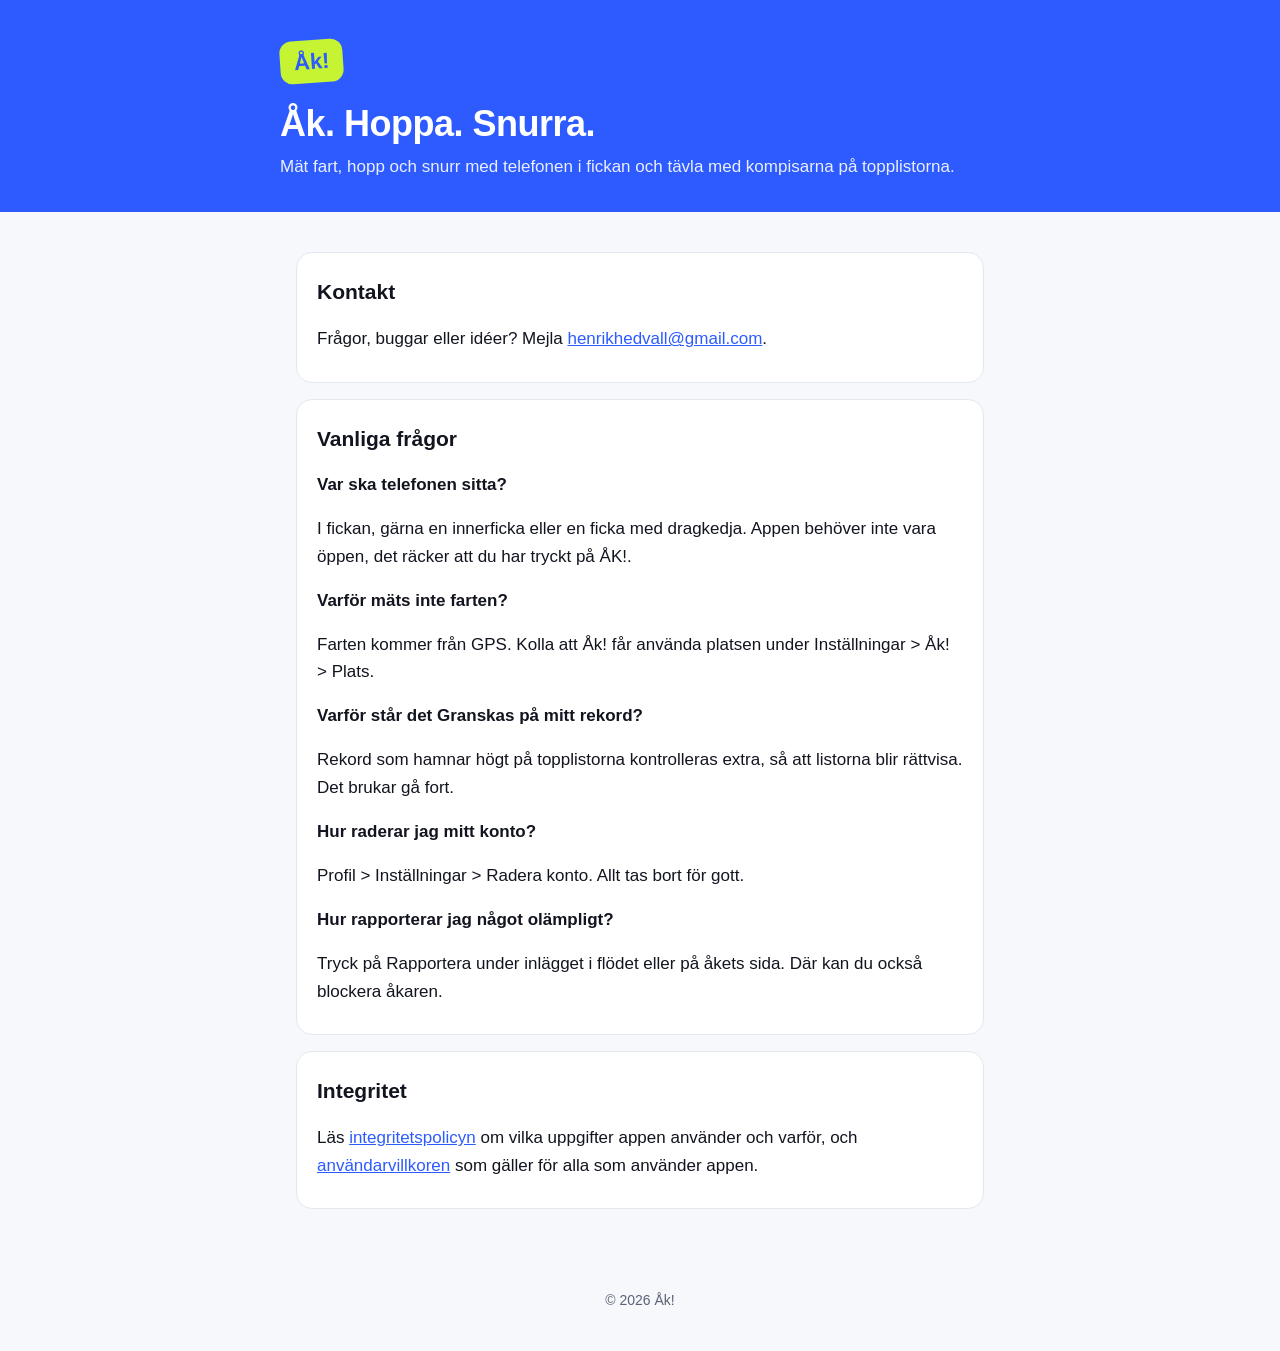
<file: index.html>
<!doctype html>
<html lang="sv">
<head>
<meta charset="utf-8">
<meta name="viewport" content="width=device-width, initial-scale=1">
<title>Åk! – support</title>
<meta name="description" content="Hjälp och kontakt för skidappen Åk!.">
<link rel="stylesheet" href="style.css">
</head>
<body>
<header>
  <div class="wrap">
    <span class="logo">Åk!</span>
    <h1>Åk. Hoppa. Snurra.</h1>
    <p>Mät fart, hopp och snurr med telefonen i fickan och tävla med kompisarna på topplistorna.</p>
  </div>
</header>
<main>

<section>
  <h2>Kontakt</h2>
  <p>Frågor, buggar eller idéer? Mejla <a href="mailto:henrikhedvall@gmail.com">henrikhedvall@gmail.com</a>.</p>
</section>

<section>
  <h2>Vanliga frågor</h2>
  <h3>Var ska telefonen sitta?</h3>
  <p>I fickan, gärna en innerficka eller en ficka med dragkedja. Appen behöver inte vara öppen, det räcker att du har tryckt på ÅK!.</p>
  <h3>Varför mäts inte farten?</h3>
  <p>Farten kommer från GPS. Kolla att Åk! får använda platsen under Inställningar &gt; Åk! &gt; Plats.</p>
  <h3>Varför står det Granskas på mitt rekord?</h3>
  <p>Rekord som hamnar högt på topplistorna kontrolleras extra, så att listorna blir rättvisa. Det brukar gå fort.</p>
  <h3>Hur raderar jag mitt konto?</h3>
  <p>Profil &gt; Inställningar &gt; Radera konto. Allt tas bort för gott.</p>
  <h3>Hur rapporterar jag något olämpligt?</h3>
  <p>Tryck på Rapportera under inlägget i flödet eller på åkets sida. Där kan du också blockera åkaren.</p>
</section>

<section>
  <h2>Integritet</h2>
  <p>Läs <a href="integritet/">integritetspolicyn</a> om vilka uppgifter appen använder och varför, och <a href="villkor/">användarvillkoren</a> som gäller för alla som använder appen.</p>
</section>

</main>
<footer>© 2026 Åk!</footer>
</body>
</html>
</file>
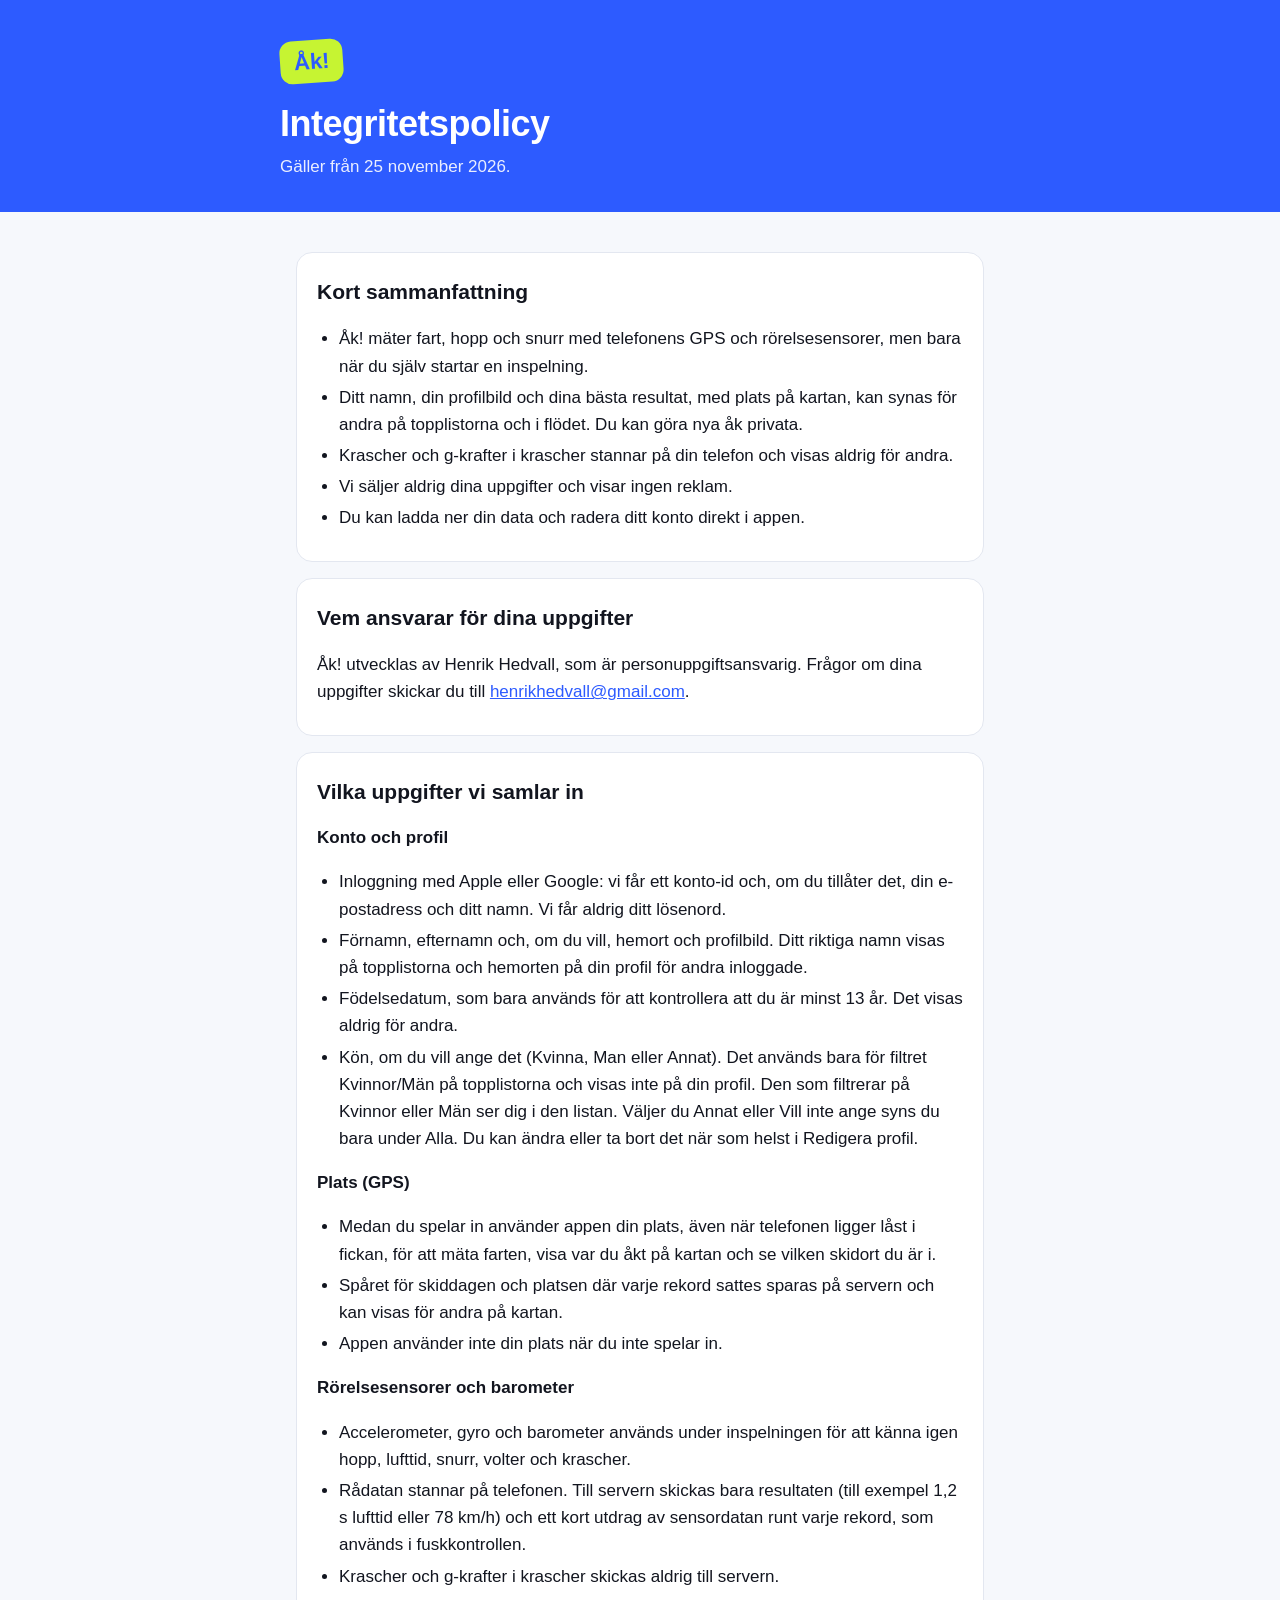
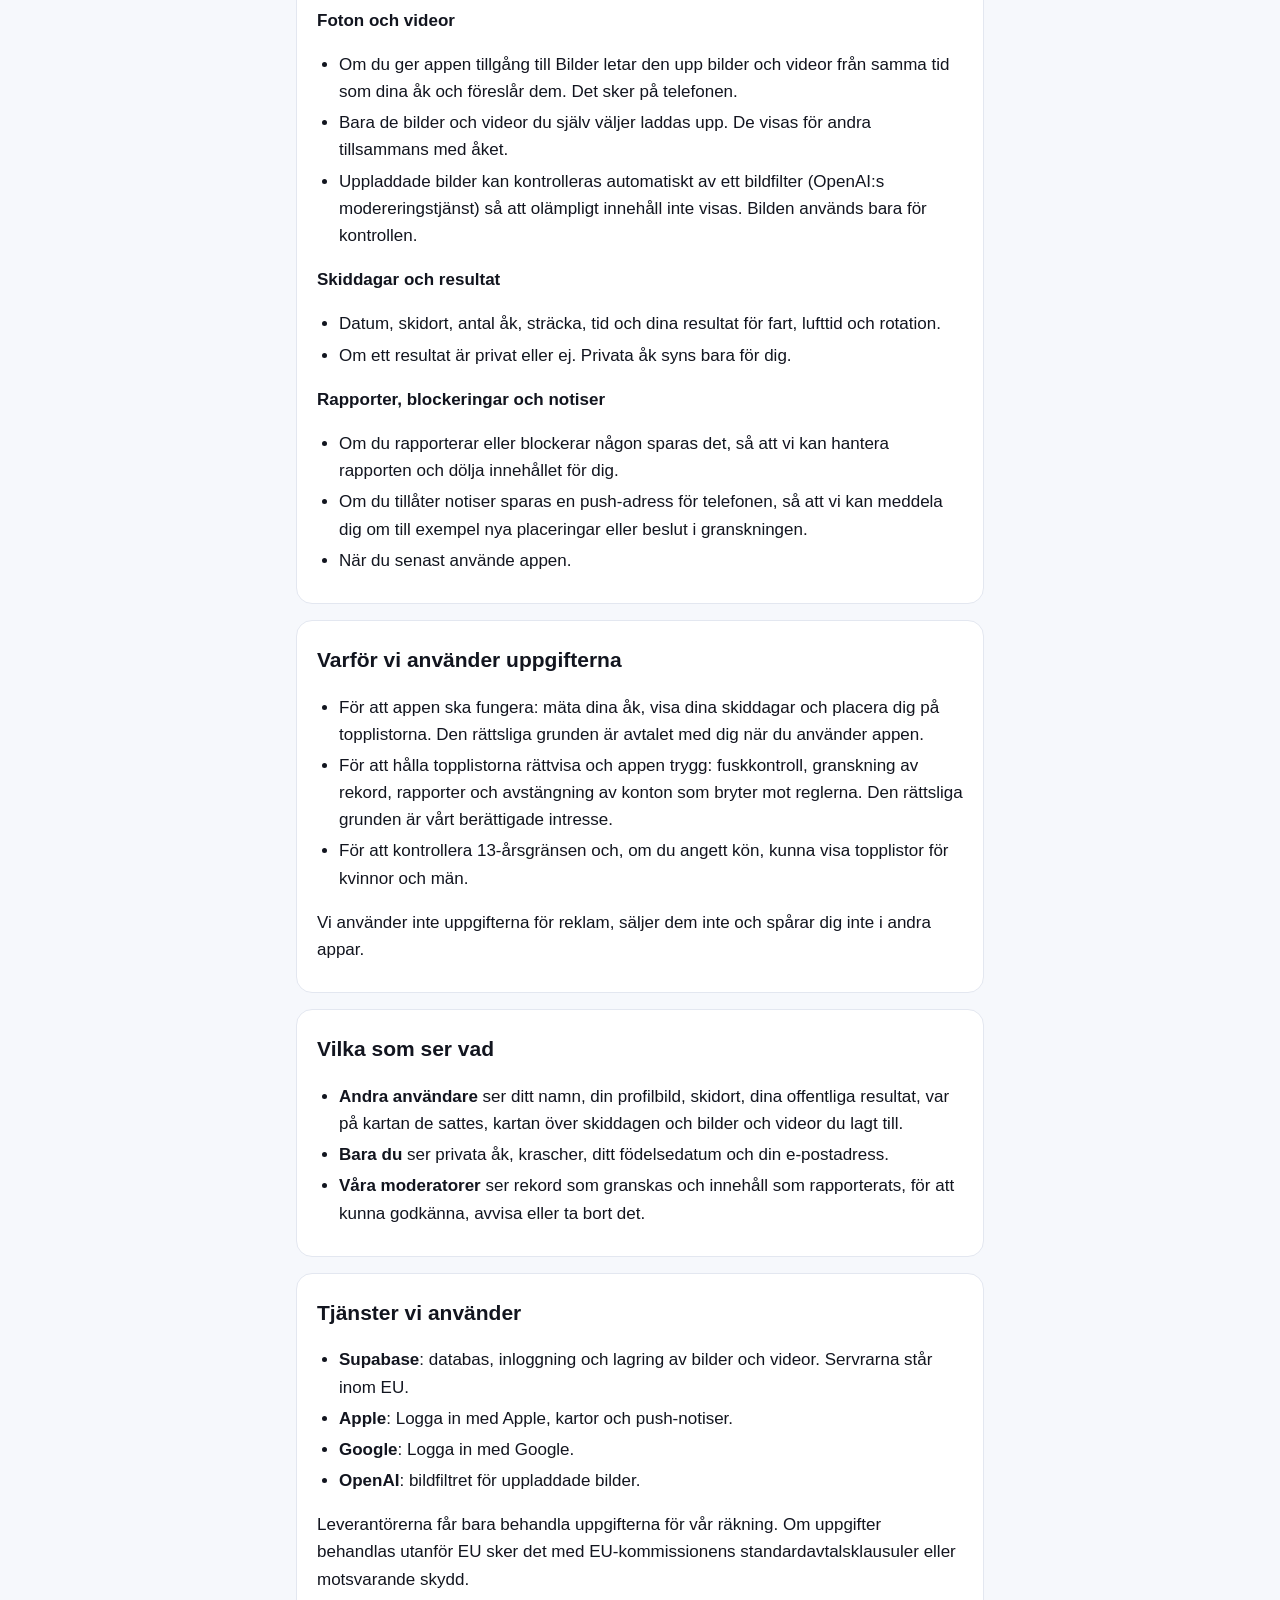
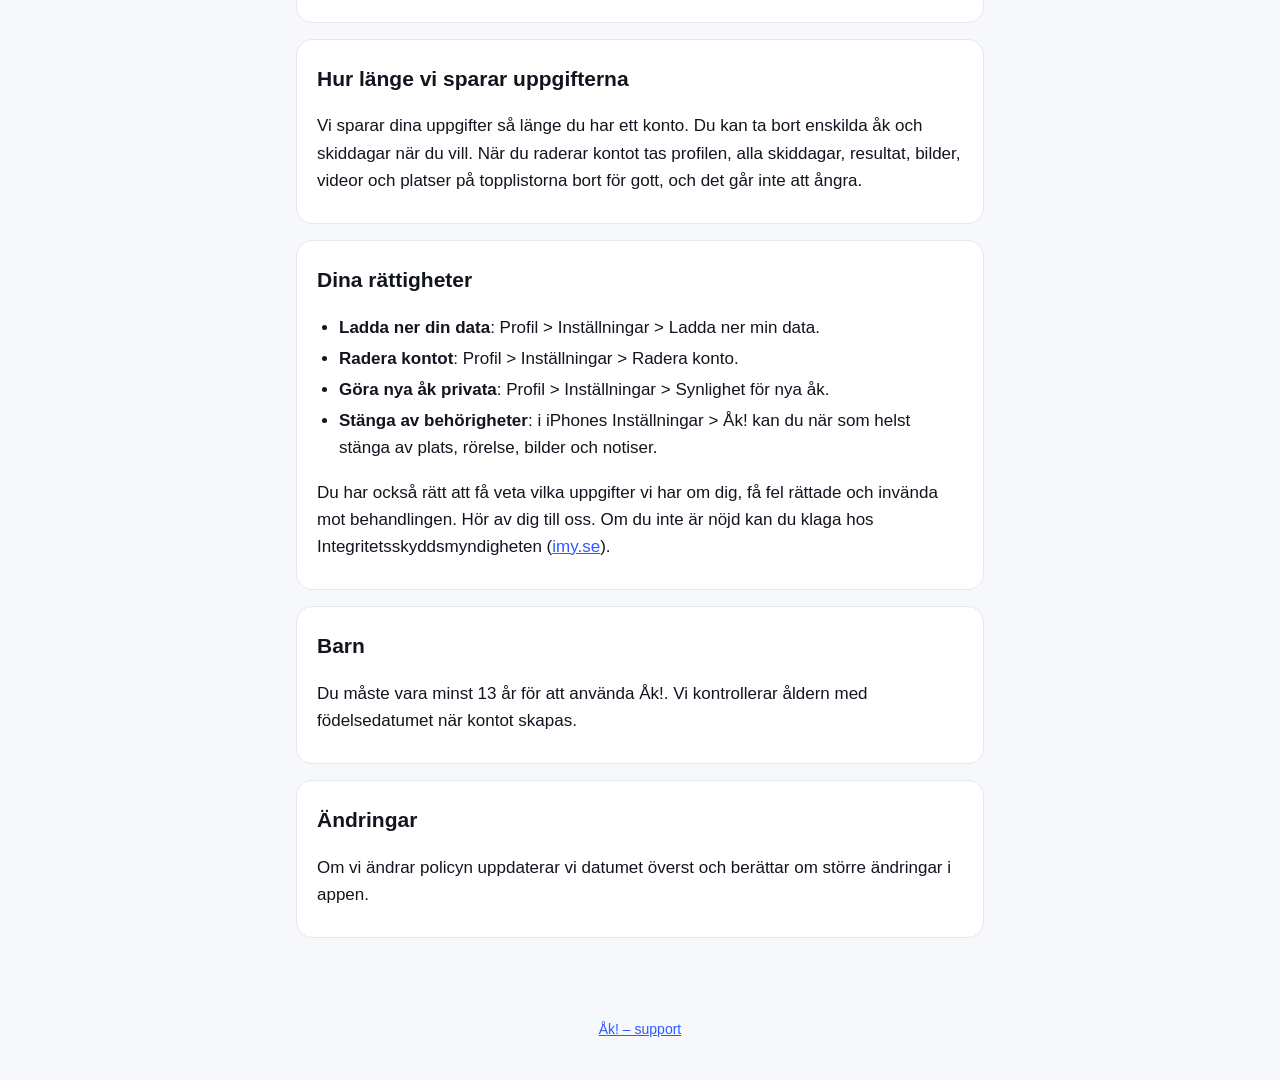
<file: integritet/index.html>
<!doctype html>
<html lang="sv">
<head>
<meta charset="utf-8">
<meta name="viewport" content="width=device-width, initial-scale=1">
<title>Integritetspolicy – Åk!</title>
<meta name="description" content="Hur appen Åk! samlar in, använder och skyddar dina uppgifter.">
<link rel="stylesheet" href="../style.css">
</head>
<body>
<header>
  <div class="wrap">
    <span class="logo">Åk!</span>
    <h1>Integritetspolicy</h1>
    <p>Gäller från 25 november 2026.</p>
  </div>
</header>
<main>

<section>
  <h2>Kort sammanfattning</h2>
  <ul>
    <li>Åk! mäter fart, hopp och snurr med telefonens GPS och rörelsesensorer, men bara när du själv startar en inspelning.</li>
    <li>Ditt namn, din profilbild och dina bästa resultat, med plats på kartan, kan synas för andra på topplistorna och i flödet. Du kan göra nya åk privata.</li>
    <li>Krascher och g-krafter i krascher stannar på din telefon och visas aldrig för andra.</li>
    <li>Vi säljer aldrig dina uppgifter och visar ingen reklam.</li>
    <li>Du kan ladda ner din data och radera ditt konto direkt i appen.</li>
  </ul>
</section>

<section>
  <h2>Vem ansvarar för dina uppgifter</h2>
  <p>Åk! utvecklas av Henrik Hedvall, som är personuppgiftsansvarig. Frågor om dina uppgifter skickar du till <a href="mailto:henrikhedvall@gmail.com">henrikhedvall@gmail.com</a>.</p>
</section>

<section>
  <h2>Vilka uppgifter vi samlar in</h2>

  <h3>Konto och profil</h3>
  <ul>
    <li>Inloggning med Apple eller Google: vi får ett konto-id och, om du tillåter det, din e-postadress och ditt namn. Vi får aldrig ditt lösenord.</li>
    <li>Förnamn, efternamn och, om du vill, hemort och profilbild. Ditt riktiga namn visas på topplistorna och hemorten på din profil för andra inloggade.</li>
    <li>Födelsedatum, som bara används för att kontrollera att du är minst 13 år. Det visas aldrig för andra.</li>
    <li>Kön, om du vill ange det (Kvinna, Man eller Annat). Det används bara för filtret Kvinnor/Män på topplistorna och visas inte på din profil. Den som filtrerar på Kvinnor eller Män ser dig i den listan. Väljer du Annat eller Vill inte ange syns du bara under Alla. Du kan ändra eller ta bort det när som helst i Redigera profil.</li>
  </ul>

  <h3>Plats (GPS)</h3>
  <ul>
    <li>Medan du spelar in använder appen din plats, även när telefonen ligger låst i fickan, för att mäta farten, visa var du åkt på kartan och se vilken skidort du är i.</li>
    <li>Spåret för skiddagen och platsen där varje rekord sattes sparas på servern och kan visas för andra på kartan.</li>
    <li>Appen använder inte din plats när du inte spelar in.</li>
  </ul>

  <h3>Rörelsesensorer och barometer</h3>
  <ul>
    <li>Accelerometer, gyro och barometer används under inspelningen för att känna igen hopp, lufttid, snurr, volter och krascher.</li>
    <li>Rådatan stannar på telefonen. Till servern skickas bara resultaten (till exempel 1,2 s lufttid eller 78 km/h) och ett kort utdrag av sensordatan runt varje rekord, som används i fuskkontrollen.</li>
    <li>Krascher och g-krafter i krascher skickas aldrig till servern.</li>
  </ul>

  <h3>Foton och videor</h3>
  <ul>
    <li>Om du ger appen tillgång till Bilder letar den upp bilder och videor från samma tid som dina åk och föreslår dem. Det sker på telefonen.</li>
    <li>Bara de bilder och videor du själv väljer laddas upp. De visas för andra tillsammans med åket.</li>
    <li>Uppladdade bilder kan kontrolleras automatiskt av ett bildfilter (OpenAI:s modereringstjänst) så att olämpligt innehåll inte visas. Bilden används bara för kontrollen.</li>
  </ul>

  <h3>Skiddagar och resultat</h3>
  <ul>
    <li>Datum, skidort, antal åk, sträcka, tid och dina resultat för fart, lufttid och rotation.</li>
    <li>Om ett resultat är privat eller ej. Privata åk syns bara för dig.</li>
  </ul>

  <h3>Rapporter, blockeringar och notiser</h3>
  <ul>
    <li>Om du rapporterar eller blockerar någon sparas det, så att vi kan hantera rapporten och dölja innehållet för dig.</li>
    <li>Om du tillåter notiser sparas en push-adress för telefonen, så att vi kan meddela dig om till exempel nya placeringar eller beslut i granskningen.</li>
    <li>När du senast använde appen.</li>
  </ul>
</section>

<section>
  <h2>Varför vi använder uppgifterna</h2>
  <ul>
    <li>För att appen ska fungera: mäta dina åk, visa dina skiddagar och placera dig på topplistorna. Den rättsliga grunden är avtalet med dig när du använder appen.</li>
    <li>För att hålla topplistorna rättvisa och appen trygg: fuskkontroll, granskning av rekord, rapporter och avstängning av konton som bryter mot reglerna. Den rättsliga grunden är vårt berättigade intresse.</li>
    <li>För att kontrollera 13-årsgränsen och, om du angett kön, kunna visa topplistor för kvinnor och män.</li>
  </ul>
  <p>Vi använder inte uppgifterna för reklam, säljer dem inte och spårar dig inte i andra appar.</p>
</section>

<section>
  <h2>Vilka som ser vad</h2>
  <ul>
    <li><strong>Andra användare</strong> ser ditt namn, din profilbild, skidort, dina offentliga resultat, var på kartan de sattes, kartan över skiddagen och bilder och videor du lagt till.</li>
    <li><strong>Bara du</strong> ser privata åk, krascher, ditt födelsedatum och din e-postadress.</li>
    <li><strong>Våra moderatorer</strong> ser rekord som granskas och innehåll som rapporterats, för att kunna godkänna, avvisa eller ta bort det.</li>
  </ul>
</section>

<section>
  <h2>Tjänster vi använder</h2>
  <ul>
    <li><strong>Supabase</strong>: databas, inloggning och lagring av bilder och videor. Servrarna står inom EU.</li>
    <li><strong>Apple</strong>: Logga in med Apple, kartor och push-notiser.</li>
    <li><strong>Google</strong>: Logga in med Google.</li>
    <li><strong>OpenAI</strong>: bildfiltret för uppladdade bilder.</li>
  </ul>
  <p>Leverantörerna får bara behandla uppgifterna för vår räkning. Om uppgifter behandlas utanför EU sker det med EU-kommissionens standardavtalsklausuler eller motsvarande skydd.</p>
</section>

<section>
  <h2>Hur länge vi sparar uppgifterna</h2>
  <p>Vi sparar dina uppgifter så länge du har ett konto. Du kan ta bort enskilda åk och skiddagar när du vill. När du raderar kontot tas profilen, alla skiddagar, resultat, bilder, videor och platser på topplistorna bort för gott, och det går inte att ångra.</p>
</section>

<section>
  <h2>Dina rättigheter</h2>
  <ul>
    <li><strong>Ladda ner din data</strong>: Profil &gt; Inställningar &gt; Ladda ner min data.</li>
    <li><strong>Radera kontot</strong>: Profil &gt; Inställningar &gt; Radera konto.</li>
    <li><strong>Göra nya åk privata</strong>: Profil &gt; Inställningar &gt; Synlighet för nya åk.</li>
    <li><strong>Stänga av behörigheter</strong>: i iPhones Inställningar &gt; Åk! kan du när som helst stänga av plats, rörelse, bilder och notiser.</li>
  </ul>
  <p>Du har också rätt att få veta vilka uppgifter vi har om dig, få fel rättade och invända mot behandlingen. Hör av dig till oss. Om du inte är nöjd kan du klaga hos Integritetsskyddsmyndigheten (<a href="https://www.imy.se">imy.se</a>).</p>
</section>

<section>
  <h2>Barn</h2>
  <p>Du måste vara minst 13 år för att använda Åk!. Vi kontrollerar åldern med födelsedatumet när kontot skapas.</p>
</section>

<section>
  <h2>Ändringar</h2>
  <p>Om vi ändrar policyn uppdaterar vi datumet överst och berättar om större ändringar i appen.</p>
</section>

</main>
<footer><a href="../">Åk! – support</a></footer>
</body>
</html>
</file>
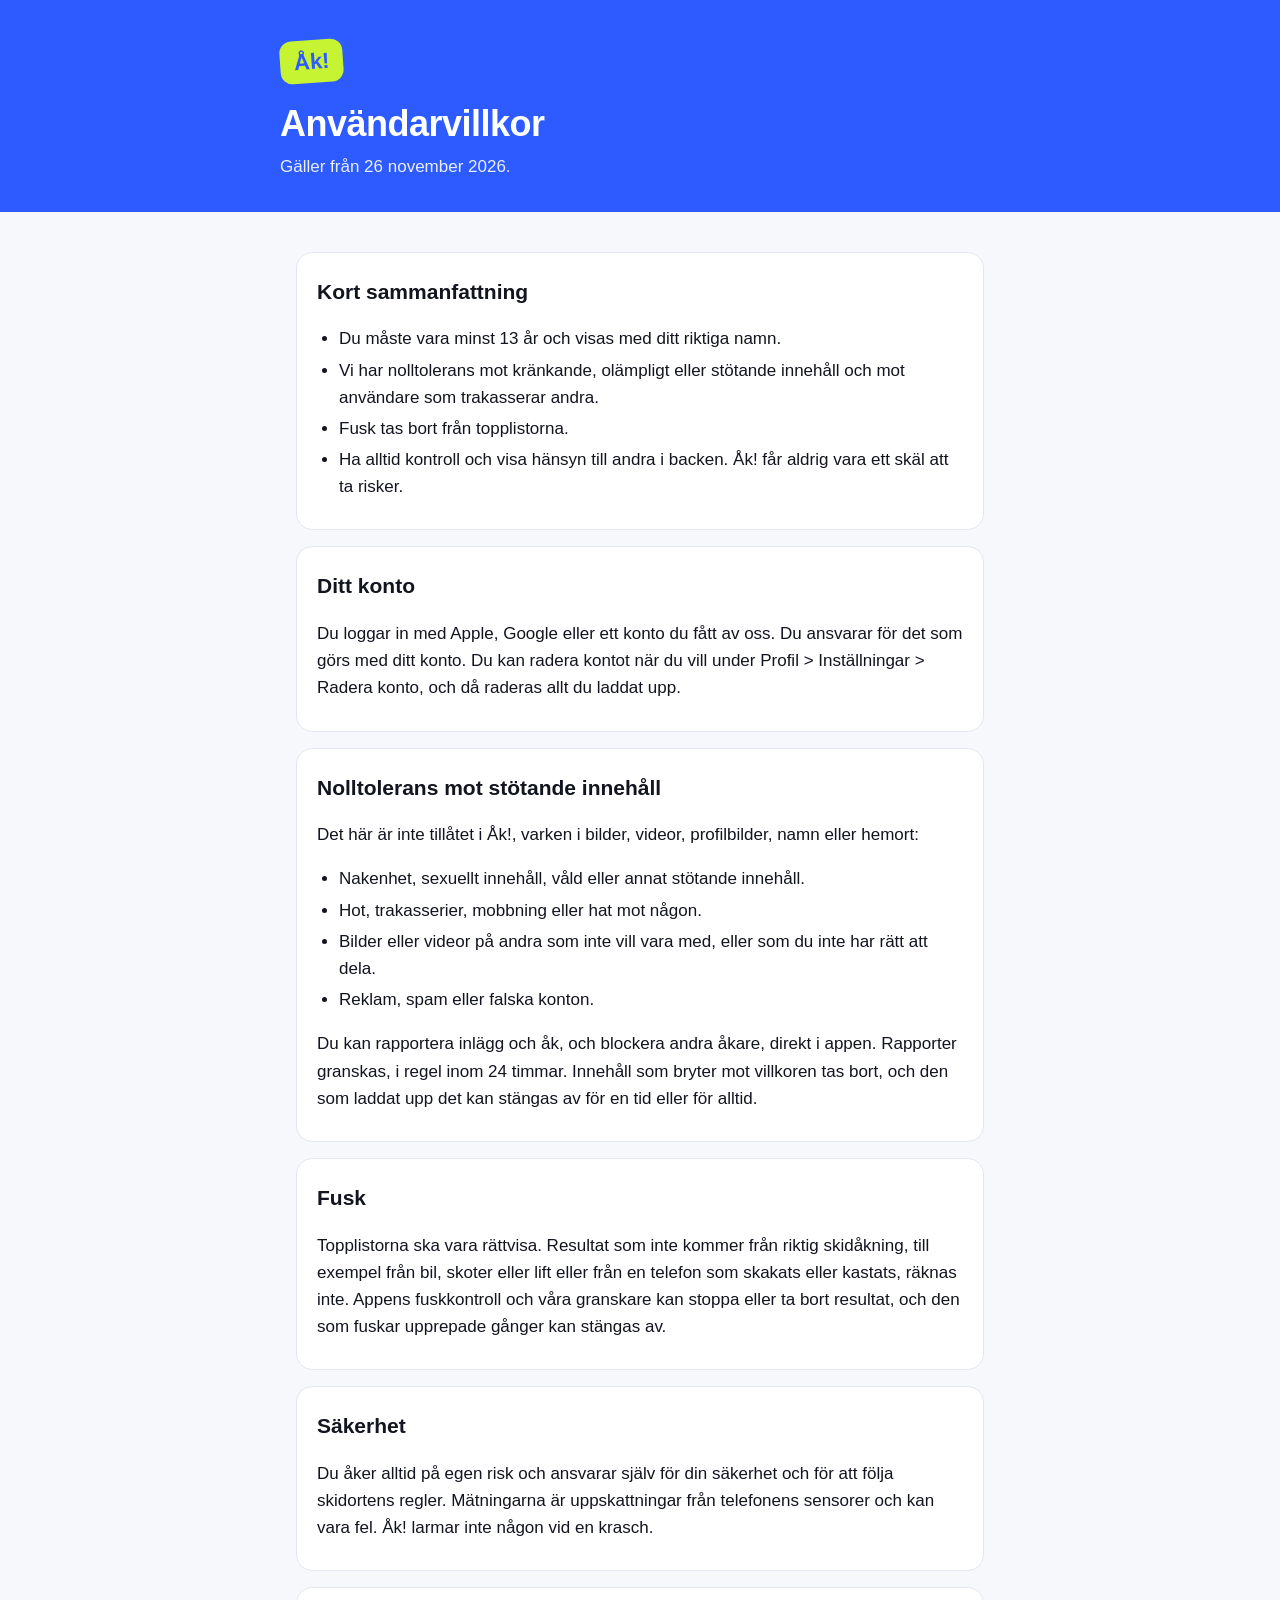
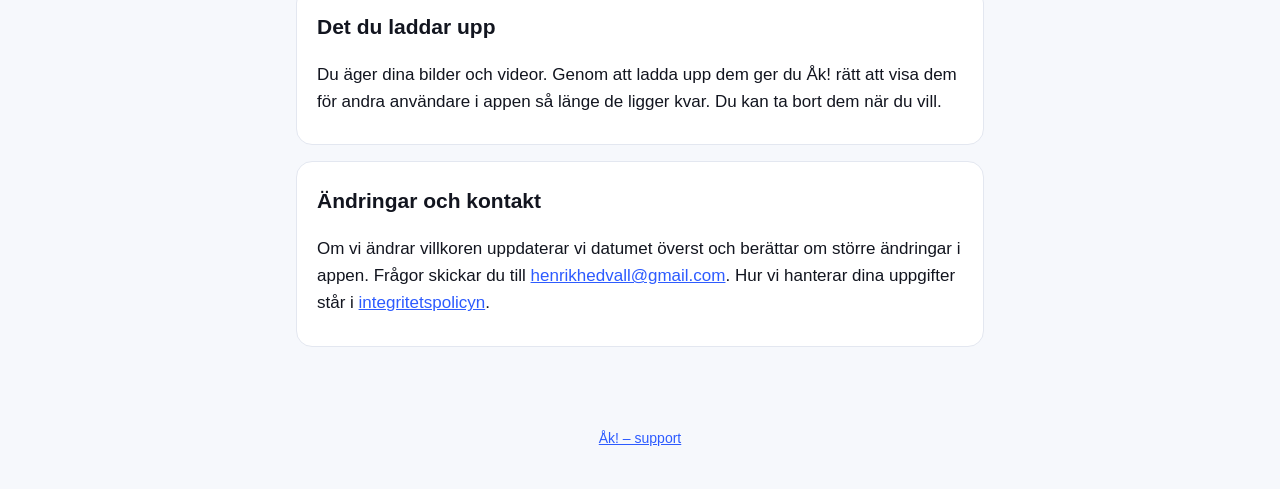
<file: villkor/index.html>
<!doctype html>
<html lang="sv">
<head>
<meta charset="utf-8">
<meta name="viewport" content="width=device-width, initial-scale=1">
<title>Användarvillkor – Åk!</title>
<meta name="description" content="Villkoren för att använda appen Åk!.">
<link rel="stylesheet" href="../style.css">
</head>
<body>
<header>
  <div class="wrap">
    <span class="logo">Åk!</span>
    <h1>Användarvillkor</h1>
    <p>Gäller från 26 november 2026.</p>
  </div>
</header>
<main>

<section>
  <h2>Kort sammanfattning</h2>
  <ul>
    <li>Du måste vara minst 13 år och visas med ditt riktiga namn.</li>
    <li>Vi har nolltolerans mot kränkande, olämpligt eller stötande innehåll och mot användare som trakasserar andra.</li>
    <li>Fusk tas bort från topplistorna.</li>
    <li>Ha alltid kontroll och visa hänsyn till andra i backen. Åk! får aldrig vara ett skäl att ta risker.</li>
  </ul>
</section>

<section>
  <h2>Ditt konto</h2>
  <p>Du loggar in med Apple, Google eller ett konto du fått av oss. Du ansvarar för det som görs med ditt konto. Du kan radera kontot när du vill under Profil &gt; Inställningar &gt; Radera konto, och då raderas allt du laddat upp.</p>
</section>

<section>
  <h2>Nolltolerans mot stötande innehåll</h2>
  <p>Det här är inte tillåtet i Åk!, varken i bilder, videor, profilbilder, namn eller hemort:</p>
  <ul>
    <li>Nakenhet, sexuellt innehåll, våld eller annat stötande innehåll.</li>
    <li>Hot, trakasserier, mobbning eller hat mot någon.</li>
    <li>Bilder eller videor på andra som inte vill vara med, eller som du inte har rätt att dela.</li>
    <li>Reklam, spam eller falska konton.</li>
  </ul>
  <p>Du kan rapportera inlägg och åk, och blockera andra åkare, direkt i appen. Rapporter granskas, i regel inom 24 timmar. Innehåll som bryter mot villkoren tas bort, och den som laddat upp det kan stängas av för en tid eller för alltid.</p>
</section>

<section>
  <h2>Fusk</h2>
  <p>Topplistorna ska vara rättvisa. Resultat som inte kommer från riktig skidåkning, till exempel från bil, skoter eller lift eller från en telefon som skakats eller kastats, räknas inte. Appens fuskkontroll och våra granskare kan stoppa eller ta bort resultat, och den som fuskar upprepade gånger kan stängas av.</p>
</section>

<section>
  <h2>Säkerhet</h2>
  <p>Du åker alltid på egen risk och ansvarar själv för din säkerhet och för att följa skidortens regler. Mätningarna är uppskattningar från telefonens sensorer och kan vara fel. Åk! larmar inte någon vid en krasch.</p>
</section>

<section>
  <h2>Det du laddar upp</h2>
  <p>Du äger dina bilder och videor. Genom att ladda upp dem ger du Åk! rätt att visa dem för andra användare i appen så länge de ligger kvar. Du kan ta bort dem när du vill.</p>
</section>

<section>
  <h2>Ändringar och kontakt</h2>
  <p>Om vi ändrar villkoren uppdaterar vi datumet överst och berättar om större ändringar i appen. Frågor skickar du till <a href="mailto:henrikhedvall@gmail.com">henrikhedvall@gmail.com</a>. Hur vi hanterar dina uppgifter står i <a href="../integritet/">integritetspolicyn</a>.</p>
</section>

</main>
<footer><a href="../">Åk! – support</a></footer>
</body>
</html>
</file>
<file: style.css>
:root {
  --ink: #12151f;
  --muted: #5b6275;
  --bg: #f6f8fc;
  --surface: #ffffff;
  --line: #e3e7f0;
  --glacier: #2d5bff;
  --lime: #c6f432;
}
@media (prefers-color-scheme: dark) {
  :root {
    --ink: #eef1f8;
    --muted: #a3abbd;
    --bg: #0e1118;
    --surface: #171b25;
    --line: #2a3040;
    --glacier: #7d9bff;
  }
}
* { box-sizing: border-box; }
body {
  margin: 0;
  background: var(--bg);
  color: var(--ink);
  font: 17px/1.6 -apple-system, BlinkMacSystemFont, "Segoe UI", Roboto, Helvetica, Arial, sans-serif;
}
header { background: #2d5bff; color: #fff; padding: 40px 16px 32px; }
header .wrap, main { max-width: 720px; margin: 0 auto; }
.logo {
  display: inline-block; background: var(--lime); color: #2d5bff; font-weight: 800;
  font-size: 22px; padding: 4px 14px; border-radius: 12px; transform: rotate(-4deg);
}
h1 { font-size: 36px; line-height: 1.15; margin: 20px 0 8px; letter-spacing: -0.5px; }
header p { margin: 0; opacity: 0.9; }
main { padding: 24px 16px 64px; }
section { background: var(--surface); border: 1px solid var(--line); border-radius: 16px; padding: 4px 20px 12px; margin: 16px 0; }
h2 { font-size: 21px; margin: 18px 0 6px; }
h3 { font-size: 17px; margin: 16px 0 4px; }
ul { padding-left: 22px; }
li { margin: 4px 0; }
a { color: var(--glacier); }
.muted { color: var(--muted); font-size: 15px; }
footer { text-align: center; color: var(--muted); font-size: 14px; padding: 0 16px 40px; }
</file>
